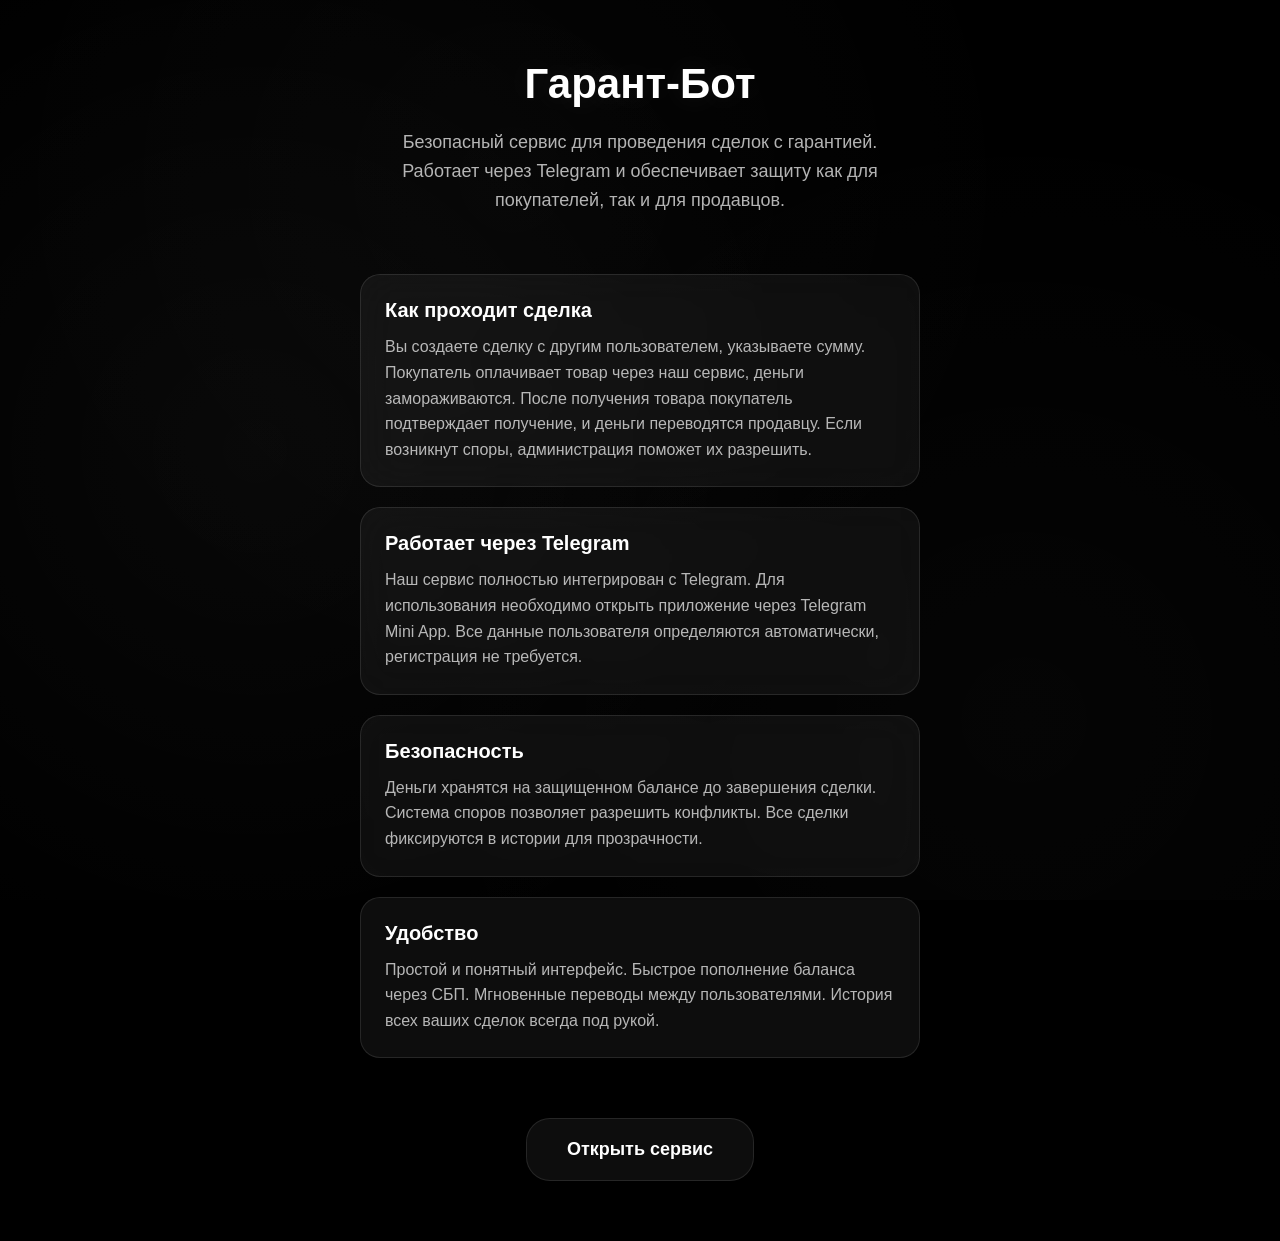
<file: site/frontend/index.html>
<!DOCTYPE html>
<html lang="ru">
<head>
    <meta charset="UTF-8">
    <meta name="viewport" content="width=device-width, initial-scale=1.0, maximum-scale=1.0, user-scalable=no">
    <title>Гарант-Бот - Безопасные сделки</title>
    <link rel="stylesheet" href="css/style.css">
</head>
<body>
    <div class="landing">
        <div class="container">
            <!-- Hero Section -->
            <div class="landing-hero">
                <h1>Гарант-Бот</h1>
                <p>Безопасный сервис для проведения сделок с гарантией. Работает через Telegram и обеспечивает защиту как для покупателей, так и для продавцов.</p>
            </div>

            <!-- Как это работает -->
            <div class="landing-features">
                <div class="feature-item">
                    <h3>Как проходит сделка</h3>
                    <p>Вы создаете сделку с другим пользователем, указываете сумму. Покупатель оплачивает товар через наш сервис, деньги замораживаются. После получения товара покупатель подтверждает получение, и деньги переводятся продавцу. Если возникнут споры, администрация поможет их разрешить.</p>
                </div>

                <div class="feature-item">
                    <h3>Работает через Telegram</h3>
                    <p>Наш сервис полностью интегрирован с Telegram. Для использования необходимо открыть приложение через Telegram Mini App. Все данные пользователя определяются автоматически, регистрация не требуется.</p>
                </div>

                <div class="feature-item">
                    <h3>Безопасность</h3>
                    <p>Деньги хранятся на защищенном балансе до завершения сделки. Система споров позволяет разрешить конфликты. Все сделки фиксируются в истории для прозрачности.</p>
                </div>

                <div class="feature-item">
                    <h3>Удобство</h3>
                    <p>Простой и понятный интерфейс. Быстрое пополнение баланса через СБП. Мгновенные переводы между пользователями. История всех ваших сделок всегда под рукой.</p>
                </div>
            </div>

            <!-- CTA -->
            <div class="landing-cta">
                <a href="app.html" class="cta-button">Открыть сервис</a>
            </div>
        </div>
    </div>
</body>
</html>
</file>
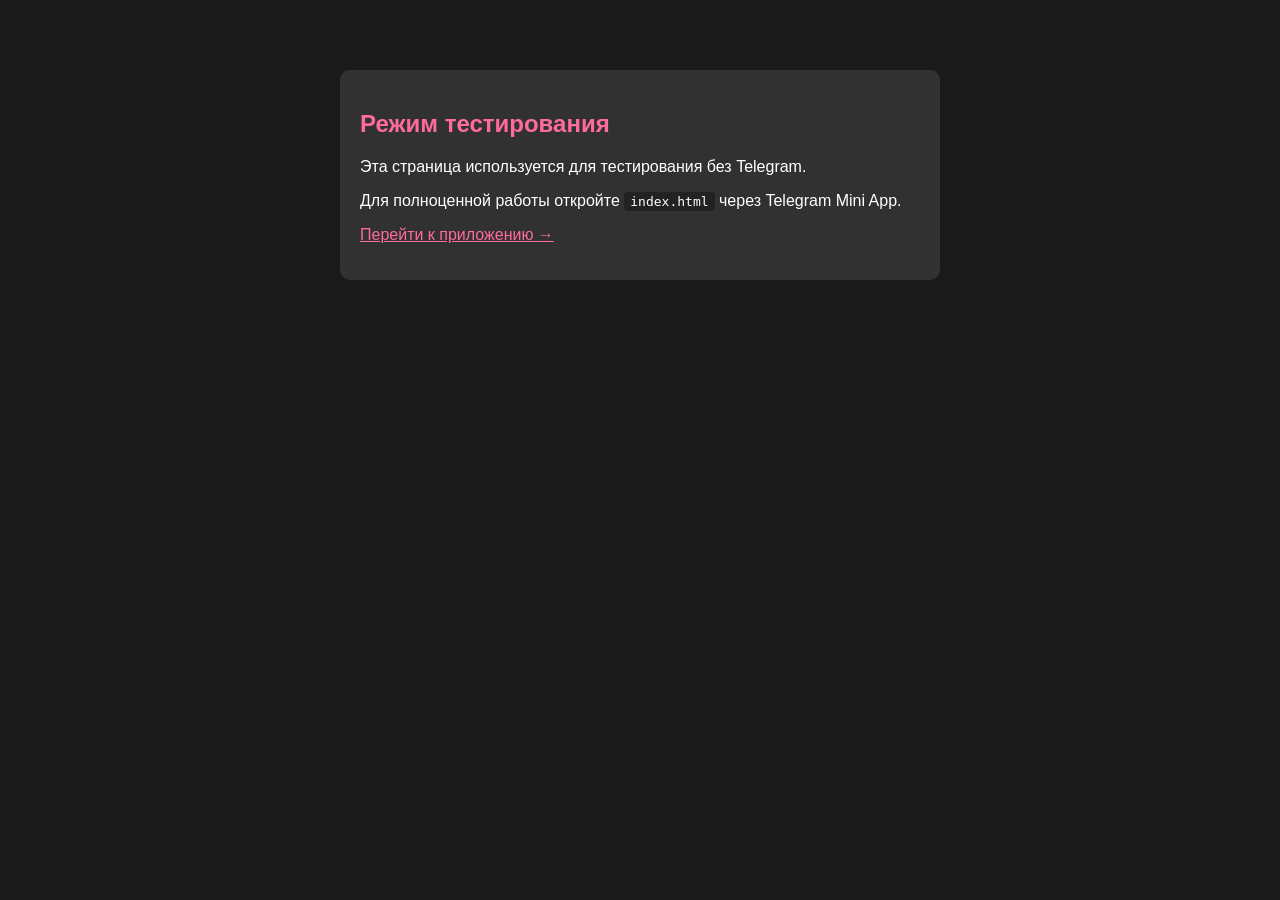
<file: site/frontend/test.html>
<!DOCTYPE html>
<html lang="ru">
<head>
    <meta charset="UTF-8">
    <meta name="viewport" content="width=device-width, initial-scale=1.0">
    <title>Тест - Гарант-Бот</title>
    <style>
        body {
            font-family: Arial, sans-serif;
            max-width: 600px;
            margin: 50px auto;
            padding: 20px;
            background: #1a1a1a;
            color: #fff;
        }
        .test-info {
            background: rgba(255, 255, 255, 0.1);
            padding: 20px;
            border-radius: 10px;
            margin-bottom: 20px;
        }
        .test-info h2 {
            color: #ff6b9d;
        }
        .test-info code {
            background: rgba(0, 0, 0, 0.3);
            padding: 2px 6px;
            border-radius: 4px;
        }
    </style>
</head>
<body>
    <div class="test-info">
        <h2>Режим тестирования</h2>
        <p>Эта страница используется для тестирования без Telegram.</p>
        <p>Для полноценной работы откройте <code>index.html</code> через Telegram Mini App.</p>
        <p><a href="index.html" style="color: #ff6b9d;">Перейти к приложению →</a></p>
    </div>
    
    <script>
        // Симуляция Telegram.WebApp для тестирования
        window.Telegram = {
            WebApp: {
                ready: function() {},
                expand: function() {},
                initData: 'test_data',
                initDataUnsafe: {
                    user: {
                        id: 123456789,
                        username: 'test_user',
                        first_name: 'Test',
                        last_name: 'User',
                        photo_url: ''
                    }
                }
            }
        };
        
        // Перенаправляем на основное приложение через 1 секунду
        setTimeout(() => {
            window.location.href = 'index.html';
        }, 2000);
    </script>
</body>
</html>
</file>
<file: site/frontend/css/style.css>
* {
    margin: 0;
    padding: 0;
    box-sizing: border-box;
}

:root {
    --bg-primary: #000000;
    --bg-secondary: #0a0a0a;
    --bg-tertiary: #1a1a1a;
    --text-primary: #ffffff;
    --text-secondary: rgba(255, 255, 255, 0.7);
    --text-tertiary: rgba(255, 255, 255, 0.5);
    --glass-bg: rgba(255, 255, 255, 0.05);
    --glass-bg-hover: rgba(255, 255, 255, 0.08);
    --glass-border: rgba(255, 255, 255, 0.1);
    --glass-border-hover: rgba(255, 255, 255, 0.2);
    --shadow-glow: 0 8px 32px rgba(0, 0, 0, 0.3);
    --shadow-glow-hover: 0 12px 40px rgba(255, 255, 255, 0.1);
    --white-glow: rgba(255, 255, 255, 0.1);
}

body {
    font-family: -apple-system, BlinkMacSystemFont, 'Segoe UI', Roboto, Oxygen, Ubuntu, Cantarell, sans-serif;
    background: var(--bg-primary);
    color: var(--text-primary);
    min-height: 100vh;
    overflow-x: hidden;
    position: relative;
}

body::before {
    content: '';
    position: fixed;
    top: 0;
    left: 0;
    width: 100%;
    height: 100%;
    background: 
        radial-gradient(circle at 20% 50%, rgba(255, 255, 255, 0.03) 0%, transparent 50%),
        radial-gradient(circle at 80% 80%, rgba(255, 255, 255, 0.02) 0%, transparent 50%),
        radial-gradient(circle at 40% 20%, rgba(255, 255, 255, 0.02) 0%, transparent 50%);
    pointer-events: none;
    z-index: 0;
}

.container {
    max-width: 600px;
    margin: 0 auto;
    padding: 20px;
    position: relative;
    z-index: 1;
}

.screen {
    display: none;
    min-height: 100vh;
    padding-bottom: 40px;
}

.screen.active {
    display: block;
}

.header {
    text-align: center;
    margin-bottom: 30px;
    position: relative;
}

.header h1 {
    font-size: 28px;
    font-weight: 700;
    color: var(--text-primary);
    margin-bottom: 10px;
    text-shadow: 0 0 20px rgba(255, 255, 255, 0.1);
}

.back-btn {
    position: absolute;
    left: 0;
    top: 50%;
    transform: translateY(-50%);
    background: var(--glass-bg);
    border: 1px solid var(--glass-border);
    color: var(--text-primary);
    padding: 8px 16px;
    border-radius: 20px;
    cursor: pointer;
    backdrop-filter: blur(10px);
    transition: all 0.3s ease;
    font-size: 14px;
    display: flex;
    align-items: center;
    gap: 6px;
}

.back-btn svg {
    width: 16px;
    height: 16px;
}

.back-btn:hover {
    background: var(--glass-bg-hover);
    transform: translateY(-50%) translateX(-2px);
    border-color: var(--glass-border-hover);
}

/* Glass Cards */
.glass-card {
    background: var(--glass-bg);
    backdrop-filter: blur(20px);
    -webkit-backdrop-filter: blur(20px);
    border: 1px solid var(--glass-border);
    border-radius: 24px;
    padding: 24px;
    margin-bottom: 20px;
    box-shadow: var(--shadow-glow);
    transition: all 0.3s ease;
}

.glass-card:hover {
    transform: translateY(-2px);
    box-shadow: var(--shadow-glow-hover);
    border-color: var(--glass-border-hover);
    background: var(--glass-bg-hover);
}

/* Menu Grid */
.menu-grid {
    display: grid;
    grid-template-columns: 1fr 1fr;
    gap: 16px;
    margin-top: 30px;
}

.menu-btn {
    display: flex;
    flex-direction: column;
    align-items: center;
    justify-content: center;
    min-height: 140px;
    cursor: pointer;
    border: none;
    background: var(--glass-bg);
    backdrop-filter: blur(20px);
    -webkit-backdrop-filter: blur(20px);
    border: 1px solid var(--glass-border);
    border-radius: 24px;
    padding: 24px;
    transition: all 0.3s ease;
}

.menu-btn .icon {
    width: 48px;
    height: 48px;
    margin-bottom: 12px;
    color: var(--text-primary);
    opacity: 0.9;
}

.menu-btn .text {
    font-size: 16px;
    font-weight: 500;
    color: var(--text-primary);
}

.menu-btn:hover {
    transform: translateY(-4px);
    box-shadow: var(--shadow-glow-hover);
    border-color: var(--glass-border-hover);
    background: var(--glass-bg-hover);
}

.menu-btn:hover .icon {
    opacity: 1;
}

/* Buttons */
.glass-btn {
    width: 100%;
    padding: 16px 24px;
    background: var(--glass-bg);
    backdrop-filter: blur(20px);
    -webkit-backdrop-filter: blur(20px);
    border: 1px solid var(--glass-border);
    border-radius: 16px;
    color: var(--text-primary);
    font-size: 16px;
    font-weight: 600;
    cursor: pointer;
    transition: all 0.3s ease;
    margin-bottom: 12px;
    box-shadow: var(--shadow-glow);
    display: flex;
    align-items: center;
    justify-content: center;
    gap: 8px;
}

.glass-btn svg {
    width: 20px;
    height: 20px;
}

.glass-btn:hover {
    background: var(--glass-bg-hover);
    transform: translateY(-2px);
    box-shadow: var(--shadow-glow-hover);
    border-color: var(--glass-border-hover);
}

.glass-btn.active {
    background: rgba(255, 255, 255, 0.1);
    border-color: rgba(255, 255, 255, 0.2);
}

.glass-btn.secondary {
    background: rgba(255, 255, 255, 0.03);
    border-color: rgba(255, 255, 255, 0.05);
}

/* Inputs */
.glass-input {
    width: 100%;
    padding: 16px 20px;
    background: var(--glass-bg);
    backdrop-filter: blur(20px);
    -webkit-backdrop-filter: blur(20px);
    border: 1px solid var(--glass-border);
    border-radius: 16px;
    color: var(--text-primary);
    font-size: 16px;
    margin-bottom: 16px;
    transition: all 0.3s ease;
    font-family: inherit;
}

.glass-input textarea {
    min-height: 100px;
    resize: vertical;
}

.glass-input::placeholder {
    color: var(--text-secondary);
}

.glass-input:focus {
    outline: none;
    border-color: var(--glass-border-hover);
    box-shadow: 0 0 20px var(--white-glow);
    background: var(--glass-bg-hover);
}

/* Profile */
.profile-info {
    margin-bottom: 24px;
}

.profile-item {
    display: flex;
    justify-content: space-between;
    padding: 16px 0;
    border-bottom: 1px solid rgba(255, 255, 255, 0.05);
}

.profile-item:last-child {
    border-bottom: none;
}

.profile-item .label {
    color: var(--text-secondary);
    font-size: 14px;
}

.profile-item .value {
    font-weight: 600;
    font-size: 16px;
    color: var(--text-primary);
}

.profile-actions {
    margin-top: 24px;
}

/* Role Selector */
.role-selector {
    display: flex;
    gap: 12px;
    margin-bottom: 24px;
}

.role-selector .glass-btn {
    flex: 1;
    margin-bottom: 0;
}

/* Deals List */
.deals-list {
    margin-top: 20px;
}

.deal-item {
    background: var(--glass-bg);
    backdrop-filter: blur(20px);
    -webkit-backdrop-filter: blur(20px);
    border: 1px solid var(--glass-border);
    border-radius: 20px;
    padding: 20px;
    margin-bottom: 16px;
    transition: all 0.3s ease;
}

.deal-item:hover {
    transform: translateX(4px);
    border-color: var(--glass-border-hover);
    background: var(--glass-bg-hover);
}

/* Deal Info */
.deal-info {
    margin-bottom: 24px;
}

.deal-info h3 {
    font-size: 20px;
    margin-bottom: 16px;
    color: var(--text-primary);
}

.deal-info p {
    margin-bottom: 12px;
    line-height: 1.6;
    color: var(--text-secondary);
}

.deal-info .status {
    display: inline-block;
    padding: 6px 12px;
    border-radius: 12px;
    font-size: 12px;
    font-weight: 600;
    margin-top: 8px;
    background: rgba(255, 255, 255, 0.1);
    color: var(--text-primary);
    border: 1px solid rgba(255, 255, 255, 0.1);
}

.status.open {
    background: rgba(255, 255, 255, 0.1);
    color: var(--text-primary);
}

.status.success {
    background: rgba(255, 255, 255, 0.15);
    color: var(--text-primary);
}

.status.dispute {
    background: rgba(255, 255, 255, 0.1);
    color: var(--text-primary);
    border-color: rgba(255, 255, 255, 0.2);
}

.status.review {
    background: rgba(255, 255, 255, 0.1);
    color: var(--text-primary);
}

/* Deal Actions */
.deal-actions {
    display: flex;
    flex-direction: column;
    gap: 12px;
}

.deal-actions .glass-btn {
    margin-bottom: 0;
}

/* Input Group */
.input-group {
    margin-top: 24px;
}

/* About Info */
.about-info {
    line-height: 1.8;
    color: var(--text-secondary);
}

.about-info a {
    color: var(--text-primary);
    text-decoration: underline;
    opacity: 0.8;
}

.about-info a:hover {
    opacity: 1;
}

/* Modal */
.modal {
    display: none;
    position: fixed;
    top: 0;
    left: 0;
    width: 100%;
    height: 100%;
    background: rgba(0, 0, 0, 0.7);
    backdrop-filter: blur(5px);
    z-index: 1000;
    align-items: center;
    justify-content: center;
    padding: 20px;
}

.modal.active {
    display: flex;
}

.modal-content {
    max-width: 400px;
    width: 100%;
    max-height: 80vh;
    overflow-y: auto;
}

.modal-header {
    display: flex;
    justify-content: space-between;
    align-items: center;
    margin-bottom: 20px;
    padding-bottom: 16px;
    border-bottom: 1px solid rgba(255, 255, 255, 0.1);
}

.modal-header h2 {
    font-size: 20px;
    color: var(--text-primary);
}

.close-btn {
    background: none;
    border: none;
    color: var(--text-primary);
    width: 32px;
    height: 32px;
    cursor: pointer;
    display: flex;
    align-items: center;
    justify-content: center;
    opacity: 0.7;
    transition: opacity 0.3s ease;
    padding: 0;
}

.close-btn svg {
    width: 24px;
    height: 24px;
}

.close-btn:hover {
    opacity: 1;
}

.modal-body {
    margin-bottom: 20px;
    color: var(--text-secondary);
    line-height: 1.6;
}

.modal-footer {
    display: flex;
    gap: 12px;
}

.modal-footer .glass-btn {
    flex: 1;
    margin-bottom: 0;
}

/* Loader */
.loader {
    display: none;
    position: fixed;
    top: 0;
    left: 0;
    width: 100%;
    height: 100%;
    background: rgba(0, 0, 0, 0.5);
    backdrop-filter: blur(5px);
    z-index: 9999;
    align-items: center;
    justify-content: center;
}

.loader.active {
    display: flex;
}

.spinner {
    width: 50px;
    height: 50px;
    border: 4px solid rgba(255, 255, 255, 0.1);
    border-top-color: rgba(255, 255, 255, 0.8);
    border-radius: 50%;
    animation: spin 1s linear infinite;
}

@keyframes spin {
    to {
        transform: rotate(360deg);
    }
}

/* Info Text */
.info-text {
    margin-bottom: 20px;
    line-height: 1.6;
    color: var(--text-secondary);
}

.info-text code {
    background: rgba(255, 255, 255, 0.1);
    padding: 2px 8px;
    border-radius: 6px;
    font-family: monospace;
    color: var(--text-primary);
}

/* Replenish Actions */
.replenish-actions {
    margin-top: 24px;
}

/* Icon Styles */
.icon {
    display: inline-flex;
    align-items: center;
    justify-content: center;
}

.icon svg {
    width: 100%;
    height: 100%;
}

/* Landing Page Styles */
.landing {
    min-height: 100vh;
    display: flex;
    flex-direction: column;
    justify-content: space-between;
    padding: 40px 20px;
}

.landing-hero {
    text-align: center;
    margin-bottom: 60px;
}

.landing-hero h1 {
    font-size: 42px;
    font-weight: 700;
    margin-bottom: 20px;
    color: var(--text-primary);
    text-shadow: 0 0 30px rgba(255, 255, 255, 0.1);
}

.landing-hero p {
    font-size: 18px;
    color: var(--text-secondary);
    line-height: 1.6;
    max-width: 500px;
    margin: 0 auto 30px;
}

.landing-features {
    margin: 60px 0;
}

.feature-item {
    background: var(--glass-bg);
    backdrop-filter: blur(20px);
    -webkit-backdrop-filter: blur(20px);
    border: 1px solid var(--glass-border);
    border-radius: 20px;
    padding: 24px;
    margin-bottom: 20px;
    transition: all 0.3s ease;
}

.feature-item:hover {
    transform: translateY(-2px);
    border-color: var(--glass-border-hover);
    background: var(--glass-bg-hover);
}

.feature-item h3 {
    font-size: 20px;
    margin-bottom: 12px;
    color: var(--text-primary);
}

.feature-item p {
    color: var(--text-secondary);
    line-height: 1.6;
}

.landing-cta {
    text-align: center;
    margin-top: 60px;
}

.cta-button {
    display: inline-block;
    padding: 20px 40px;
    background: var(--glass-bg);
    backdrop-filter: blur(20px);
    -webkit-backdrop-filter: blur(20px);
    border: 1px solid var(--glass-border);
    border-radius: 24px;
    color: var(--text-primary);
    font-size: 18px;
    font-weight: 600;
    text-decoration: none;
    transition: all 0.3s ease;
    box-shadow: var(--shadow-glow);
}

.cta-button:hover {
    transform: translateY(-2px);
    box-shadow: var(--shadow-glow-hover);
    border-color: var(--glass-border-hover);
    background: var(--glass-bg-hover);
}

/* Animations */
@keyframes fadeIn {
    from {
        opacity: 0;
        transform: translateY(20px);
    }
    to {
        opacity: 1;
        transform: translateY(0);
    }
}

.screen.active {
    animation: fadeIn 0.3s ease;
}

/* Responsive */
@media (max-width: 480px) {
    .menu-grid {
        grid-template-columns: 1fr;
    }
    
    .header h1 {
        font-size: 24px;
    }
    
    .glass-card {
        padding: 20px;
    }
    
    .landing-hero h1 {
        font-size: 32px;
    }
    
    .landing-hero p {
        font-size: 16px;
    }
}
</file>
